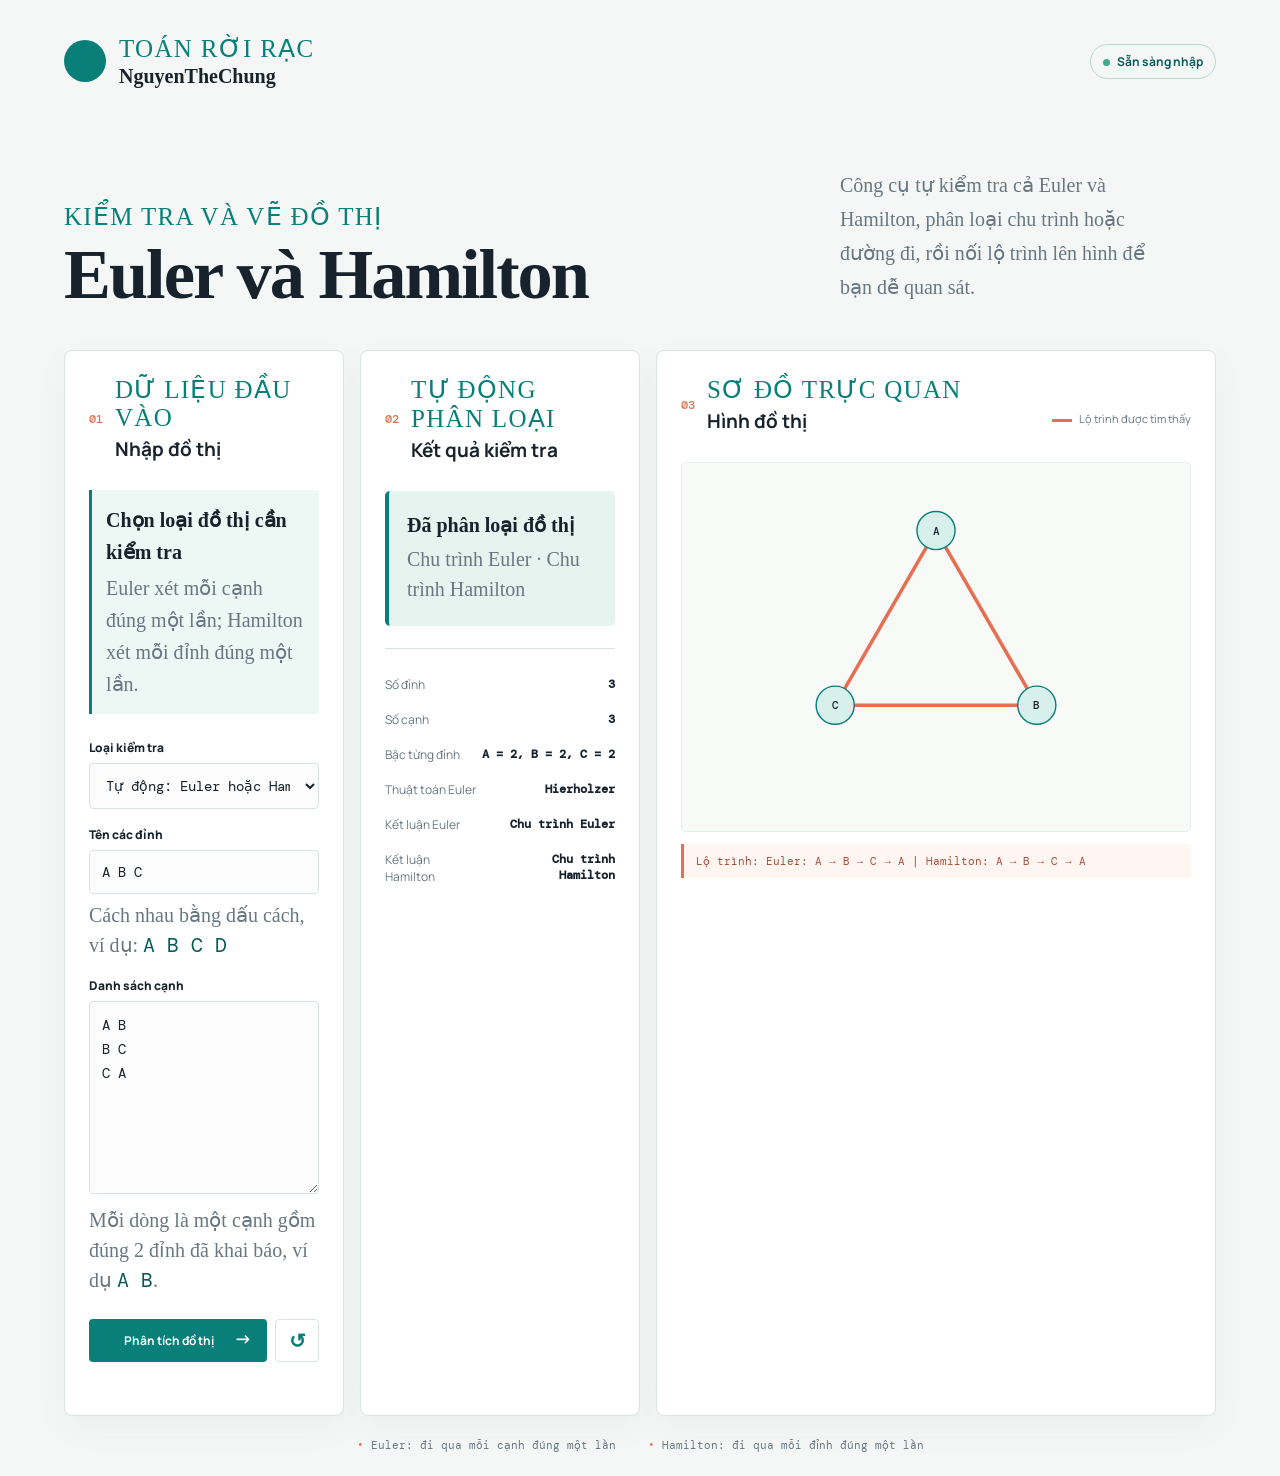
<file: CODE_TRR/index.html>
<!DOCTYPE html>
<html lang="vi">
<head>
  <meta charset="UTF-8">
  <meta name="viewport" content="width=device-width, initial-scale=1.0">
  <title>Euler & Hamilton Studio</title>
  <link rel="preconnect" href="https://fonts.googleapis.com">
  <link rel="preconnect" href="https://fonts.gstatic.com" crossorigin>
  <link href="https://fonts.googleapis.com/css2?family=DM+Mono:wght@400;500&family=Manrope:wght@400;600;700;800&display=swap" rel="stylesheet">
  <link rel="stylesheet" href="styles.css">
</head>
<body>
  <main class="page-shell">
    <header class="topbar">
      <div class="brand-mark"></div>
      <div>
        <p class="eyebrow">TOÁN RỜI RẠC</p>
        <h1>NguyenTheChung</h1>
      </div>
      <span class="status-pill"><span class="status-dot"></span> Sẵn sàng nhập</span>
    </header>

    <section class="intro">
      <div>
        <p class="eyebrow">KIỂM TRA VÀ VẼ ĐỒ THỊ</p>
        <h2>Euler và Hamilton</h2>
      </div>
      <p class="intro-copy">Công cụ tự kiểm tra cả Euler và Hamilton, phân loại chu trình hoặc đường đi, rồi nối lộ trình lên hình để bạn dễ quan sát.</p>
    </section>

    <section class="workspace">
      <aside class="input-panel panel">
        <div class="panel-heading">
          <span class="step-number">01</span>
          <div><p class="eyebrow">DỮ LIỆU ĐẦU VÀO</p><h3>Nhập đồ thị</h3></div>
        </div>
        <div class="guide">
          <strong>Chọn loại đồ thị cần kiểm tra</strong>
          <p>Euler xét mỗi cạnh đúng một lần; Hamilton xét mỗi đỉnh đúng một lần.</p>
        </div>
        <label for="graph-type">Loại kiểm tra</label>
        <select id="graph-type">
          <option value="auto" selected>Tự động: Euler hoặc Hamilton</option>
          <option value="euler">Euler / Hierholzer</option>
          <option value="hamilton">Hamilton</option>
        </select>
        <label for="vertices">Tên các đỉnh</label>
        <input id="vertices" type="text" value="A B C" autocomplete="off">
        <small>Cách nhau bằng dấu cách, ví dụ: <code>A B C D</code></small>

        <label for="edges">Danh sách cạnh</label>
        <textarea id="edges" rows="7" spellcheck="false">A B
B C
C A</textarea>
        <small>Mỗi dòng là một cạnh gồm đúng 2 đỉnh đã khai báo, ví dụ <code>A B</code>.</small>

        <div class="button-row">
          <button id="analyze" class="primary-button" type="button">Phân tích đồ thị <span>→</span></button>
          <button id="reset" class="icon-button" type="button" aria-label="Đặt lại ví dụ" title="Đặt lại ví dụ">↺</button>
        </div>
        <p id="input-error" class="input-error" role="alert"></p>
      </aside>

      <section class="result-panel panel">
        <div class="panel-heading">
          <span class="step-number">02</span>
          <div><p id="result-eyebrow" class="eyebrow">TỰ ĐỘNG PHÂN LOẠI</p><h3>Kết quả kiểm tra</h3></div>
        </div>
        <div id="result" class="result-empty">
          <span class="result-icon">?</span>
          <p>Nhập dữ liệu rồi bấm <strong>Phân tích đồ thị</strong>.</p>
        </div>
        <div id="details" class="details hidden"></div>
      </section>

      <section class="visual-panel panel">
        <div class="visual-heading">
          <div class="panel-heading">
            <span class="step-number">03</span>
            <div><p class="eyebrow">SƠ ĐỒ TRỰC QUAN</p><h3>Hình đồ thị</h3></div>
          </div>
          <div id="legend-text" class="legend"><span class="legend-line"></span> Lộ trình</div>
        </div>
        <div class="canvas-wrap">
          <svg id="graph" viewBox="0 0 720 460" role="img" aria-label="Hình đồ thị sẽ xuất hiện ở đây"></svg>
          <div id="canvas-empty" class="canvas-empty">Hình đồ thị sẽ xuất hiện ở đây</div>
        </div>
        <div id="trail" class="trail-box hidden"></div>
      </section>
    </section>

    <footer id="footer-guide"><span>Euler: đi qua mỗi cạnh đúng một lần</span><span>Hamilton: đi qua mỗi đỉnh đúng một lần</span></footer>
  </main>
  <script src="app.js"></script>
</body>
</html>
</file>
<file: CODE_TRR/styles.css>
:root {
  --ink: #18222d;
  --muted: #687782;
  --line: #d9e2e4;
  --paper: #f4f7f5;
  --panel: #ffffff;
  --teal: #087f78;
  --teal-dark: #075b59;
  --coral: #e76f51;
  --yellow: #f4c95d;
}

* { box-sizing: border-box; }
body { margin: 0; color: var(--ink); background: var(--paper); font-family: "Manrope", sans-serif; }
.page-shell { max-width: 1440px; margin: auto; padding: 34px 5vw 24px; }
.topbar { display: flex; align-items: center; gap: 13px; }
.brand-mark { width: 42px; height: 42px; display: grid; place-items: center; color: white; background: var(--teal); font: 800 23px Georgia, serif; border-radius: 50%; }
.eyebrow { margin: 0; color: var(--teal); font: 500 25px "DM Mono", monospace; letter-spacing: 1.3px;font-family: "New Roman", "Times New Roman", serif; }
h1 { margin: 2px 0 0; font: 800 20px Georgia, serif; }
.status-pill { margin-left: auto; padding: 8px 12px; color: var(--teal-dark); border: 1px solid #b8d8d3; border-radius: 20px; font-size: 12px; font-weight: 700; }
.status-dot { display: inline-block; width: 7px; height: 7px; margin-right: 5px; background: #43aa8b; border-radius: 50%; }
.intro { display: flex; align-items: end; justify-content: space-between; gap: 32px; padding: 80px 0 42px; }
.intro h2 { margin: 10px 0 0; font: 800 clamp(42px, 5.5vw, 78px)/.95 Georgia, serif; letter-spacing: -2px; }
.intro h2 em { color: var(--teal); font-style: normal; }
.intro-copy { max-width: 330px; margin: 0 4% 4px 0; color: var(--muted); font-size: 20px; line-height: 1.7;font-family: "New Roman", "Times New Roman", serif; }
.workspace { display: grid; grid-template-columns: minmax(240px, .8fr) minmax(250px, .8fr) minmax(380px, 1.6fr); gap: 16px; }
.panel { min-height: 530px; padding: 24px; background: var(--panel); border: 1px solid var(--line); border-radius: 8px; box-shadow: 0 12px 35px rgba(27, 58, 60, .045); }
.panel-heading { display: flex; align-items: center; gap: 12px; margin-bottom: 28px; }
.step-number { color: var(--coral); font: 500 12px "DM Mono", monospace; }
h3 { margin: 4px 0 0; font-size: 19px; }
.guide { padding: 14px; margin-bottom: 25px; background: #edf7f4; border-left: 3px solid var(--teal); font-size: 20px; line-height: 1.6;font-family: "New Roman", "Times New Roman", serif; }
.guide p { margin: 4px 0 0; color: var(--muted); }
label { display: block; margin: 17px 0 7px; font-size: 12px; font-weight: 800; }
input, textarea, select { width: 100%; padding: 12px; color: var(--ink); background: #fbfcfb; border: 1px solid var(--line); border-radius: 4px; font: 14px "DM Mono", monospace; outline: none; }
input:focus, textarea:focus, select:focus { border-color: var(--teal); box-shadow: 0 0 0 3px rgba(8, 127, 120, .1); }
textarea { resize: vertical; line-height: 1.7; }
small { display: block; margin-top: 6px; color: var(--muted); font-size: 20px; line-height: 1.5;font-family: 'Times New Roman', Times, serif; }
code { color: var(--teal-dark); font-family: "DM Mono", monospace; }
.button-row { display: flex; gap: 8px; margin-top: 24px; }
button { cursor: pointer; font: 700 12px "Manrope", sans-serif; }
.primary-button { flex: 1; padding: 13px 15px; color: white; background: var(--teal); border: 0; border-radius: 4px; }
.primary-button:hover { background: var(--teal-dark); }
.primary-button span { float: right; font-size: 18px; line-height: 12px; }
.icon-button { width: 44px; color: var(--teal); background: white; border: 1px solid var(--line); border-radius: 4px; font-size: 20px; }
.input-error { min-height: 17px; margin: 12px 0 0; color: #bc4535; font-size: 12px; }
.result-empty { display: grid; place-items: center; min-height: 230px; color: var(--muted); text-align: center; font-size: 13px; }
.result-icon { display: grid; place-items: center; width: 48px; height: 48px; margin-bottom: 14px; color: var(--teal); border: 1px solid #a9d2cb; border-radius: 50%; font: 700 22px Georgia, serif; }
.result-empty p { max-width: 190px; line-height: 1.6; }
.result-empty strong { color: var(--teal-dark); }
.result-banner { padding: 22px 18px; border-radius: 5px;font-family: "New Roman", "Times New Roman", serif; }
.result-banner.circuit { background: #e6f4ef; border-left: 4px solid var(--teal); }
.result-banner.path { background: #fff5db; border-left: 4px solid var(--yellow); }
.result-banner.none { background: #fff0ed; border-left: 4px solid var(--coral); }
.result-banner strong { display: block; margin-bottom: 7px; font-size: 20px; }
.result-banner span { color: var(--muted); font-size: 20px; line-height: 1.5; }
.details { margin-top: 22px; padding-top: 18px; border-top: 1px solid var(--line); }
.detail-row { display: flex; justify-content: space-between; gap: 10px; padding: 9px 0; color: var(--muted); font-size: 12px; }
.detail-row strong { color: var(--ink); font-family: "DM Mono", monospace; text-align: right; }
.hidden { display: none !important; }
.visual-panel { min-width: 0; }
.visual-heading { display: flex; justify-content: space-between; gap: 10px; }
.legend { align-self: center; color: var(--muted); font-size: 11px; white-space: nowrap; }
.legend-line { display: inline-block; width: 20px; margin-right: 5px; border-top: 3px solid var(--coral); vertical-align: middle; }
.canvas-wrap { position: relative; height: 370px; background: #f8faf8; border: 1px solid #e7eeee; border-radius: 5px; }
#graph { width: 100%; height: 100%; }
.canvas-empty { position: absolute; inset: 0; display: grid; place-items: center; color: #a0afb0; font-size: 12px; }
.trail-box { padding: 10px 12px; margin-top: 12px; background: #fff5f1; border-left: 3px solid var(--coral); color: #a64d3c; font: 11px "DM Mono", monospace; overflow-wrap: anywhere; }
footer { display: flex; justify-content: center; gap: 32px; padding: 22px 0 0; color: var(--muted); font: 11px "DM Mono", monospace; }
footer span::before { content: "•"; margin-right: 7px; color: var(--coral); }
@media (max-width: 1050px) { .workspace { grid-template-columns: 1fr 1fr; } .visual-panel { grid-column: 1 / -1; } }
@media (max-width: 650px) { .page-shell { padding: 24px 18px; } .intro { display: block; padding: 55px 0 30px; } .intro-copy { margin-top: 24px; } .workspace { display: block; } .panel { min-height: auto; margin-bottom: 14px; } .visual-panel { min-height: 480px; } footer { display: block; line-height: 2.2; } }
</file>
